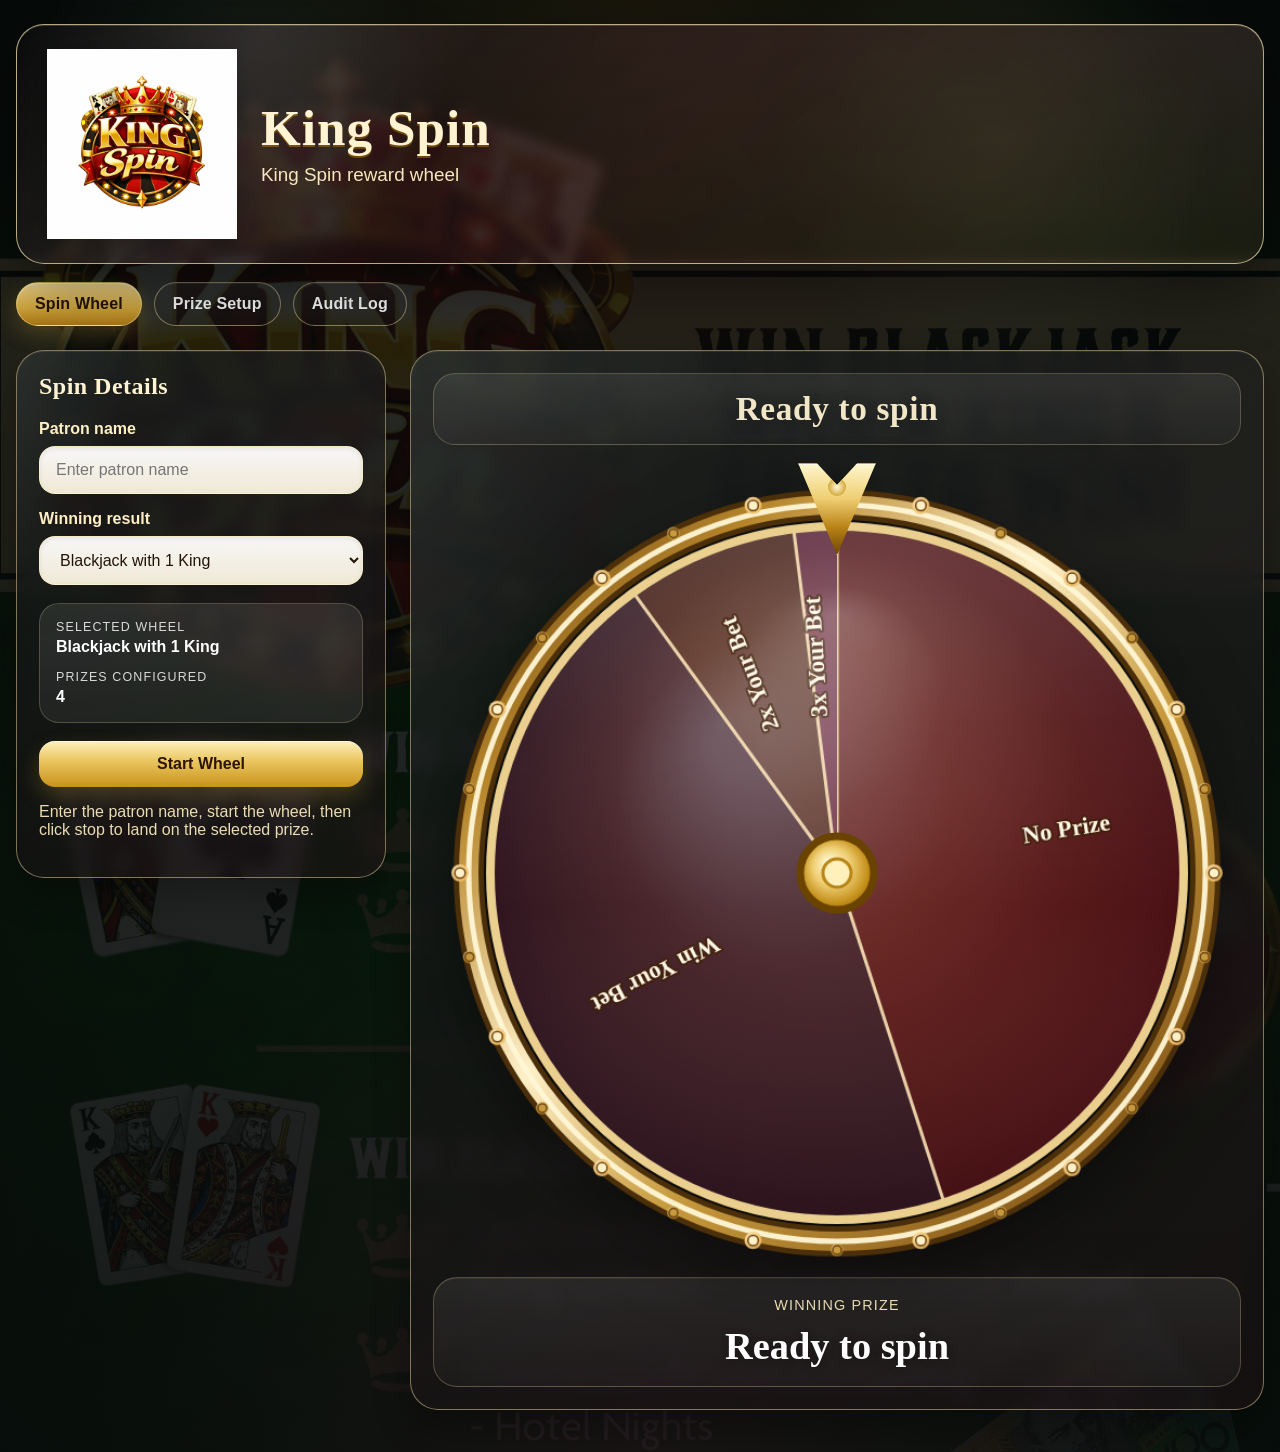
<file: index.html>
<!DOCTYPE html>
<html lang="en">
<head>
  <meta charset="UTF-8" />
  <meta name="viewport" content="width=device-width, initial-scale=1.0" />
  <title>King Spin</title>
  <link rel="stylesheet" href="styles.css" />
</head>
<body data-page="spin">
  <div class="page-shell">
    <header class="hero-card hero-overlay">
      <img src="logo.png" alt="King Spin logo" class="hero-logo" />
      <div class="hero-copy">
        <h1>King Spin</h1>
        <p>King Spin reward wheel</p>
      </div>
    </header>

    <nav class="top-nav">
      <a href="index.html" class="active">Spin Wheel</a>
      <a href="admin.html">Prize Setup</a>
      <a href="audit.html">Audit Log</a>
    </nav>

    <main class="grid-main">
      <section class="panel form-panel">
        <h2>Spin Details</h2>
        <label for="patronName">Patron name</label>
        <input id="patronName" type="text" placeholder="Enter patron name" maxlength="80" />

        <label for="wheelType">Winning result</label>
        <select id="wheelType">
          <option value="singleKing">Blackjack with 1 King</option>
          <option value="doubleKing">Win with 2 Kings</option>
        </select>

        <div class="summary-box">
          <div>
            <span class="summary-label">Selected wheel</span>
            <strong id="selectedWheelLabel">Blackjack with 1 King</strong>
          </div>
          <div>
            <span class="summary-label">Prizes configured</span>
            <strong id="prizeCount">0</strong>
          </div>
        </div>

        <button id="spinButton" class="primary-btn">Start Wheel</button>
        <p class="hint">Enter the patron name, start the wheel, then click stop to land on the selected prize.</p>
      </section>

      <section class="panel wheel-panel">
        <div id="winnerBanner" class="winner-banner" aria-live="polite">Ready to spin</div>
        <div class="wheel-stage">
          <div class="pointer"></div>
          <canvas id="wheelCanvas" width="720" height="720" aria-label="Prize wheel"></canvas>
        </div>
        <div class="result-card">
          <span class="result-label">Winning Prize</span>
          <h3 id="resultText">Ready to spin</h3>
        </div>
      </section>
    </main>
  </div>

  <script src="app.js"></script>
</body>
</html>
</file>
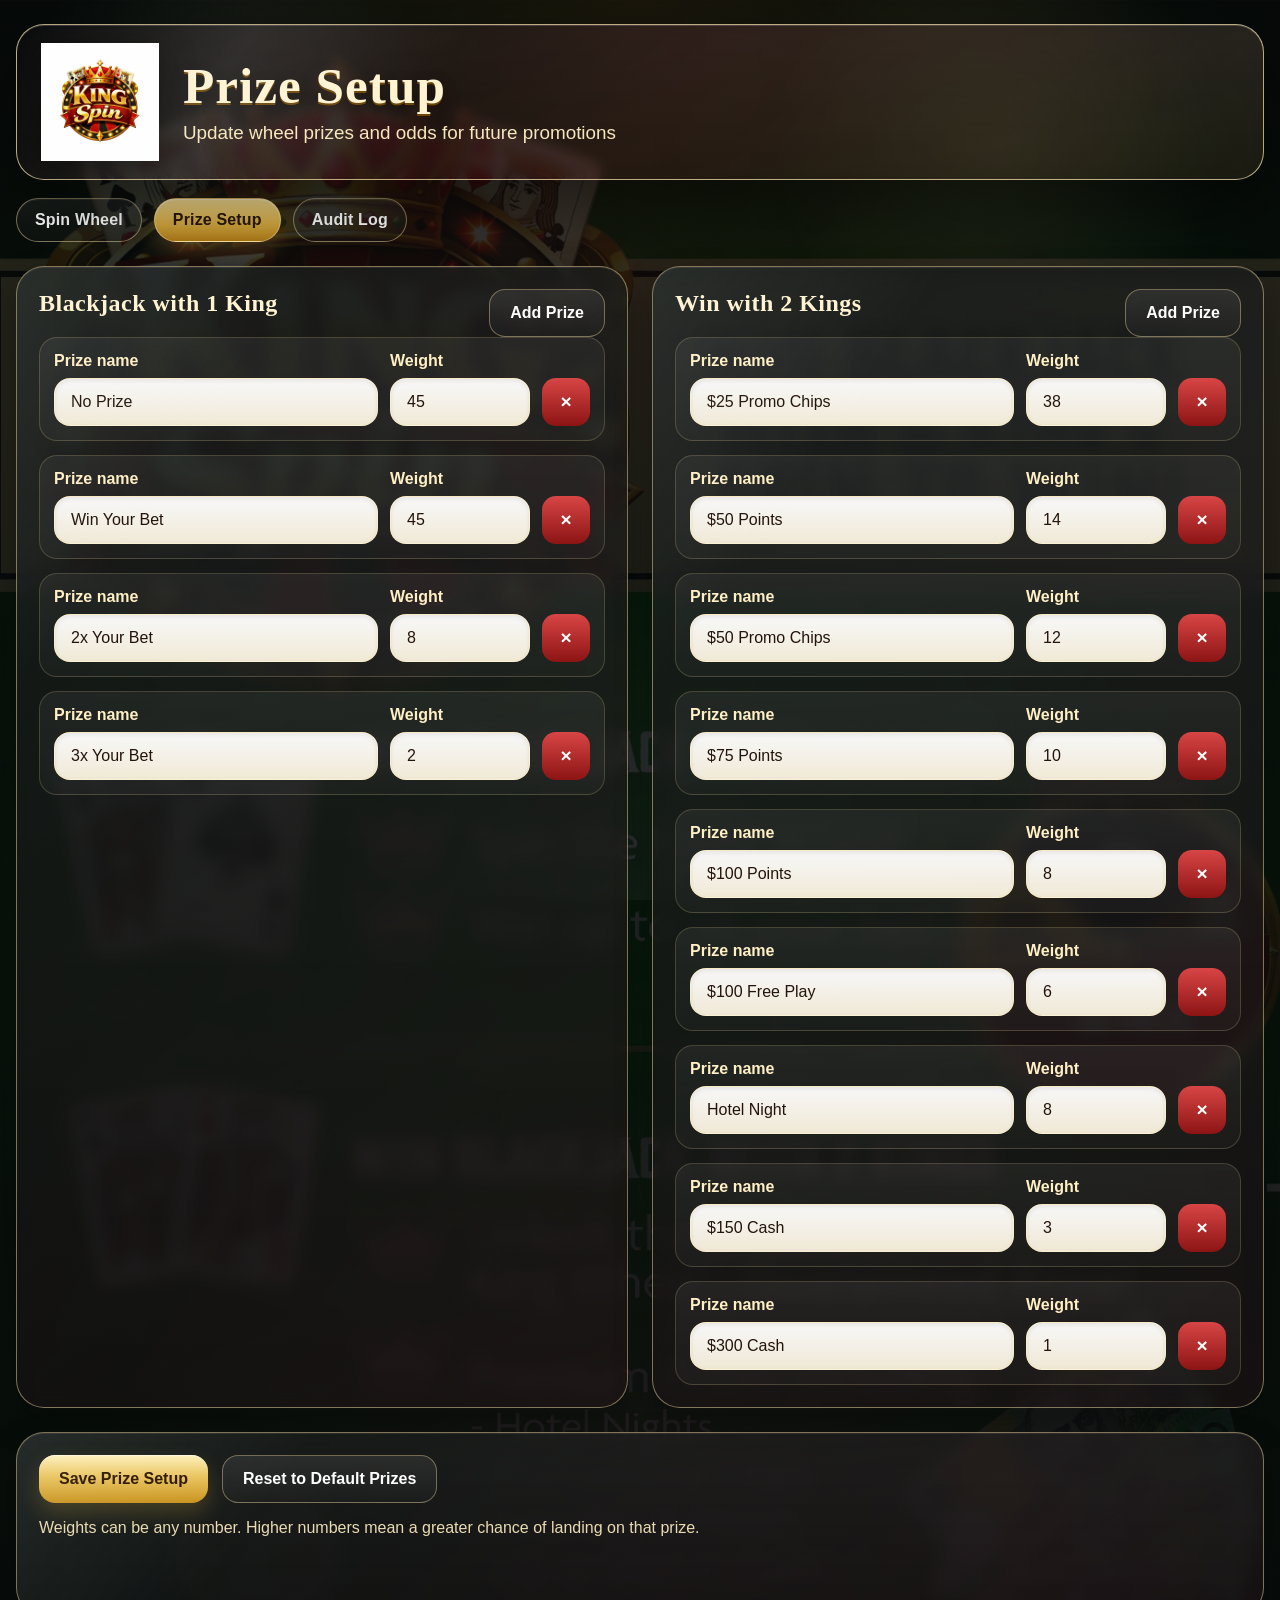
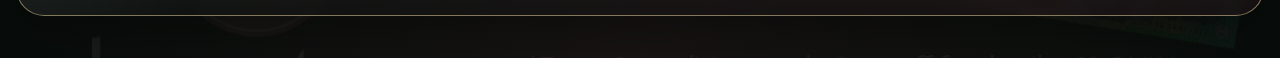
<file: admin.html>
<!DOCTYPE html>
<html lang="en">
<head>
  <meta charset="UTF-8" />
  <meta name="viewport" content="width=device-width, initial-scale=1.0" />
  <title>King Spin - Prize Setup</title>
  <link rel="stylesheet" href="styles.css" />
</head>
<body data-page="admin">
  <div class="page-shell">
    <header class="hero-card compact hero-overlay">
      <img src="logo.png" alt="King Spin logo" class="hero-logo small" />
      <div class="hero-copy">
        <h1>Prize Setup</h1>
        <p>Update wheel prizes and odds for future promotions</p>
      </div>
    </header>

    <nav class="top-nav">
      <a href="index.html">Spin Wheel</a>
      <a href="admin.html" class="active">Prize Setup</a>
      <a href="audit.html">Audit Log</a>
    </nav>

    <main class="admin-grid">
      <section class="panel admin-panel">
        <div class="panel-head">
          <h2>Blackjack with 1 King</h2>
          <button class="secondary-btn" id="addSinglePrize">Add Prize</button>
        </div>
        <div id="singleKingList" class="prize-list"></div>
      </section>

      <section class="panel admin-panel">
        <div class="panel-head">
          <h2>Win with 2 Kings</h2>
          <button class="secondary-btn" id="addDoublePrize">Add Prize</button>
        </div>
        <div id="doubleKingList" class="prize-list"></div>
      </section>
    </main>

    <section class="panel save-panel">
      <div class="save-actions">
        <button class="primary-btn" id="saveConfig">Save Prize Setup</button>
        <button class="secondary-btn" id="resetDefaults">Reset to Default Prizes</button>
      </div>
      <p class="hint">Weights can be any number. Higher numbers mean a greater chance of landing on that prize.</p>
      <p id="saveMessage" class="save-message"></p>
    </section>
  </div>

  <script src="app.js"></script>
</body>
</html>
</file>
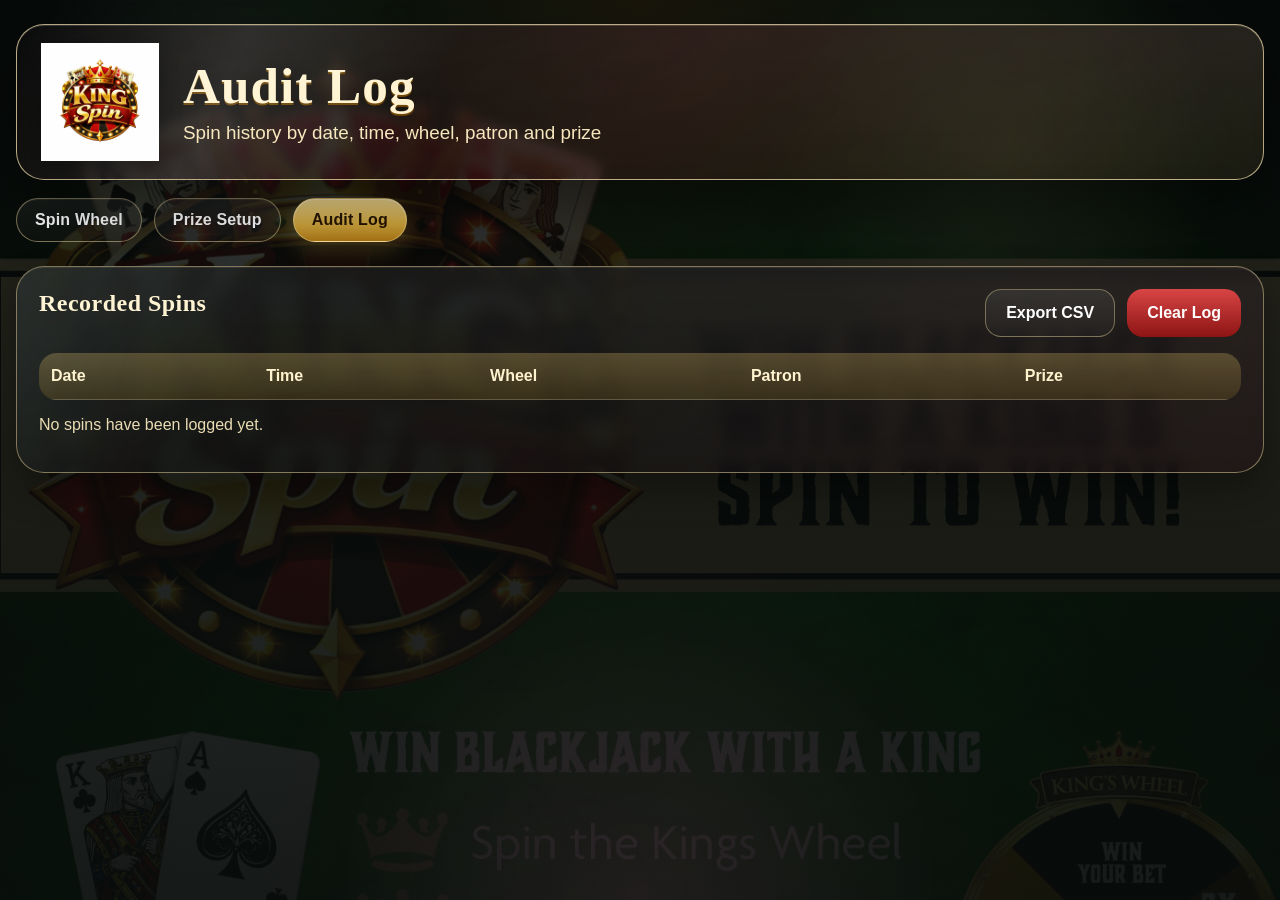
<file: audit.html>
<!DOCTYPE html>
<html lang="en">
<head>
  <meta charset="UTF-8" />
  <meta name="viewport" content="width=device-width, initial-scale=1.0" />
  <title>King Spin - Audit Log</title>
  <link rel="stylesheet" href="styles.css" />
</head>
<body data-page="audit">
  <div class="page-shell">
    <header class="hero-card compact hero-overlay">
      <img src="logo.png" alt="King Spin logo" class="hero-logo small" />
      <div class="hero-copy">
        <h1>Audit Log</h1>
        <p>Spin history by date, time, wheel, patron and prize</p>
      </div>
    </header>

    <nav class="top-nav">
      <a href="index.html">Spin Wheel</a>
      <a href="admin.html">Prize Setup</a>
      <a href="audit.html" class="active">Audit Log</a>
    </nav>

    <section class="panel audit-panel">
      <div class="panel-head audit-actions">
        <h2>Recorded Spins</h2>
        <div class="button-row">
          <button class="secondary-btn" id="exportAudit">Export CSV</button>
          <button class="danger-btn" id="clearAudit">Clear Log</button>
        </div>
      </div>
      <div class="table-wrap">
        <table>
          <thead>
            <tr>
              <th>Date</th>
              <th>Time</th>
              <th>Wheel</th>
              <th>Patron</th>
              <th>Prize</th>
            </tr>
          </thead>
          <tbody id="auditTableBody"></tbody>
        </table>
      </div>
      <p id="auditEmpty" class="hint"></p>
    </section>
  </div>

  <script src="app.js"></script>
</body>
</html>
</file>
<file: styles.css>
:root {
  --panel-dark: rgba(8, 15, 13, 0.84);
  --panel-mid: rgba(31, 11, 17, 0.40);
  --gold-1: #fff3d1;
  --gold-2: #f0d48f;
  --gold-3: #c79a3d;
  --gold-4: #8d631d;
  --cream: #fff7e1;
  --ink: #22140b;
  --shadow-xl: 0 28px 60px rgba(0, 0, 0, 0.42);
  --shadow-lg: 0 18px 36px rgba(0, 0, 0, 0.30);
}

* { box-sizing: border-box; }

html, body {
  margin: 0;
  min-height: 100%;
}

body {
  font-family: Arial, Helvetica, sans-serif;
  color: white;
  min-height: 100vh;
  background:
    radial-gradient(circle at top, rgba(89, 25, 18, 0.22), transparent 30%),
    radial-gradient(circle at bottom, rgba(94, 32, 58, 0.18), transparent 35%),
    linear-gradient(rgba(8, 12, 11, 0.82), rgba(8, 12, 11, 0.94)),
    url('promo-bg.jpg') center top / cover no-repeat fixed;
}

body::before {
  content: "";
  position: fixed;
  inset: 0;
  pointer-events: none;
  background:
    radial-gradient(circle at 18% 10%, rgba(255,255,255,0.05), transparent 15%),
    radial-gradient(circle at 78% 16%, rgba(255,211,138,0.08), transparent 18%),
    radial-gradient(circle at 50% 100%, rgba(255,255,255,0.04), transparent 28%);
  mix-blend-mode: screen;
}

.page-shell {
  width: min(1320px, calc(100% - 32px));
  margin: 0 auto;
  padding: 24px 0 42px;
}

.hero-card {
  position: relative;
  overflow: hidden;
  display: flex;
  align-items: center;
  gap: 24px;
  padding: 24px 30px;
  border-radius: 28px;
  border: 1px solid rgba(255, 234, 180, 0.7);
  background:
    linear-gradient(135deg, rgba(0,0,0,0.56), rgba(69,17,22,0.28) 52%, rgba(199,154,61,0.08)),
    linear-gradient(180deg, rgba(255,255,255,0.08), rgba(255,255,255,0.02));
  box-shadow: var(--shadow-xl), inset 0 1px 0 rgba(255,255,255,0.16);
  backdrop-filter: blur(6px);
}

.hero-card::before {
  content: "";
  position: absolute;
  inset: 0;
  background: linear-gradient(120deg, transparent 0%, rgba(255,255,255,0.10) 18%, transparent 34%);
  pointer-events: none;
}

.hero-card.compact { padding: 18px 24px; }

.hero-logo {
  width: 190px;
  max-width: 34vw;
  filter: drop-shadow(0 10px 18px rgba(0, 0, 0, 0.35));
}
.hero-logo.small { width: 118px; }

.hero-copy h1 {
  margin: 0;
  font-size: clamp(2rem, 4vw, 3.2rem);
  line-height: 1;
  font-family: Georgia, "Times New Roman", serif;
  letter-spacing: 0.02em;
  color: var(--gold-1);
  text-shadow: 0 2px 0 rgba(117,75,5,0.9), 0 8px 18px rgba(0,0,0,0.32);
}

.hero-copy p {
  margin: 10px 0 0;
  font-size: clamp(1rem, 1.8vw, 1.18rem);
  color: #ffefc5;
  opacity: 0.96;
}

.top-nav {
  display: flex;
  gap: 12px;
  flex-wrap: wrap;
  margin: 18px 0 24px;
}

.top-nav a {
  text-decoration: none;
  color: white;
  padding: 12px 18px;
  border-radius: 999px;
  border: 1px solid rgba(255, 232, 168, 0.45);
  background:
    linear-gradient(180deg, rgba(255,255,255,0.08), rgba(255,255,255,0.03)),
    rgba(0, 0, 0, 0.25);
  box-shadow: inset 0 1px 0 rgba(255,255,255,0.08);
  font-weight: 700;
  letter-spacing: 0.01em;
}

.top-nav a.active,
.top-nav a:hover {
  background: linear-gradient(180deg, #f6dc92, #d4a93d 60%, #ab7614);
  color: #261400;
  box-shadow: 0 8px 22px rgba(212, 169, 61, 0.25), inset 0 1px 0 rgba(255,255,255,0.4);
}

.grid-main {
  display: grid;
  grid-template-columns: 370px 1fr;
  gap: 24px;
  align-items: start;
}

.panel {
  position: relative;
  overflow: hidden;
  background:
    linear-gradient(180deg, rgba(255,255,255,0.05), rgba(255,255,255,0.015)),
    linear-gradient(145deg, var(--panel-dark), var(--panel-mid));
  border: 1px solid rgba(255, 232, 168, 0.46);
  border-radius: 28px;
  box-shadow: var(--shadow-lg), inset 0 1px 0 rgba(255,255,255,0.08);
  backdrop-filter: blur(8px);
  padding: 22px;
}

.panel::before {
  content: "";
  position: absolute;
  inset: 0;
  pointer-events: none;
  background: linear-gradient(125deg, rgba(255,255,255,0.08), transparent 22%);
}

.panel h2 {
  margin-top: 0;
  color: var(--gold-1);
  font-family: Georgia, "Times New Roman", serif;
  letter-spacing: 0.02em;
}

label {
  display: block;
  margin: 16px 0 8px;
  font-weight: 700;
  color: #ffefc5;
}

input, select {
  width: 100%;
  border-radius: 16px;
  border: 1px solid rgba(255, 232, 168, 0.45);
  background: linear-gradient(180deg, rgba(255,255,255,0.97), rgba(249,242,222,0.96));
  color: var(--ink);
  padding: 14px 16px;
  font-size: 1rem;
  box-shadow: inset 0 2px 4px rgba(0,0,0,0.08);
}

input:focus, select:focus {
  outline: 2px solid rgba(242,207,118,0.55);
  outline-offset: 2px;
}

button {
  border: 0;
  cursor: pointer;
  transition: transform 0.15s ease, filter 0.15s ease, box-shadow 0.15s ease;
}

button:hover {
  filter: brightness(1.05);
  box-shadow: 0 10px 24px rgba(0,0,0,0.22);
}

button:active { transform: translateY(1px) scale(0.995); }

.primary-btn,
.secondary-btn,
.danger-btn {
  padding: 14px 20px;
  border-radius: 16px;
  font-weight: 800;
  font-size: 1rem;
}

.primary-btn {
  width: 100%;
  margin-top: 18px;
  color: #2c1500;
  background: linear-gradient(180deg, #fff0bc 0%, #e9c45d 45%, #c8921c 100%);
  box-shadow: 0 10px 22px rgba(212,169,61,0.24), inset 0 1px 0 rgba(255,255,255,0.48);
}

.secondary-btn {
  color: white;
  border: 1px solid rgba(255,232,168,0.38);
  background: linear-gradient(180deg, rgba(255,255,255,0.10), rgba(255,255,255,0.04)), rgba(0,0,0,0.18);
}

.danger-btn {
  background: linear-gradient(180deg, #d84545, #8d1414);
  color: white;
}

.hint {
  color: #f7e8bd;
  opacity: 0.94;
}

.summary-box {
  margin-top: 18px;
  display: grid;
  gap: 14px;
  padding: 16px;
  border-radius: 20px;
  background: linear-gradient(180deg, rgba(255,255,255,0.07), rgba(255,255,255,0.03)), rgba(255,255,255,0.03);
  border: 1px solid rgba(255,232,168,0.20);
}

.summary-label {
  display: block;
  font-size: 0.78rem;
  text-transform: uppercase;
  letter-spacing: 0.09em;
  opacity: 0.82;
  margin-bottom: 4px;
}

.wheel-panel {
  min-height: 860px;
  display: flex;
  flex-direction: column;
  align-items: center;
  justify-content: space-between;
}

.winner-banner {
  width: 100%;
  margin-bottom: 10px;
  min-height: 72px;
  display: grid;
  place-items: center;
  text-align: center;
  padding: 14px 20px;
  border-radius: 22px;
  border: 1px solid rgba(255,232,168,0.24);
  background: linear-gradient(180deg, rgba(255,255,255,0.09), rgba(255,255,255,0.03));
  color: var(--gold-1);
  font-family: Georgia, "Times New Roman", serif;
  font-weight: 700;
  font-size: clamp(1.3rem, 2.6vw, 2.5rem);
  letter-spacing: 0.02em;
  text-shadow: 0 2px 14px rgba(0,0,0,0.28);
  opacity: 0.94;
}

.winner-banner.show {
  animation: winPulse 1s ease-in-out 0s 5;
}

@keyframes winPulse {
  0%, 100% {
    transform: scale(1);
    box-shadow: 0 0 0 rgba(255,216,131,0.0), inset 0 1px 0 rgba(255,255,255,0.06);
  }
  50% {
    transform: scale(1.03);
    box-shadow: 0 0 32px rgba(255,216,131,0.28), inset 0 1px 0 rgba(255,255,255,0.18);
  }
}

.wheel-stage {
  position: relative;
  width: min(100%, 780px);
  aspect-ratio: 1 / 1;
  display: grid;
  place-items: center;
  padding-top: 28px;
}

.wheel-stage::before {
  content: "";
  position: absolute;
  inset: 8% 8%;
  border-radius: 50%;
  background: radial-gradient(circle, rgba(255,255,255,0.05), transparent 65%);
  filter: blur(8px);
  pointer-events: none;
}

#wheelCanvas {
  width: 100%;
  height: auto;
  filter: drop-shadow(0 24px 36px rgba(0,0,0,0.42));
}

.pointer {
  position: absolute;
  top: 8px;
  left: 50%;
  transform: translateX(-50%);
  width: 78px;
  height: 92px;
  z-index: 3;
  clip-path: polygon(50% 100%, 100% 0, 76% 0, 50% 24%, 24% 0, 0 0);
  background: linear-gradient(180deg, #fff6cf 0%, #efcf74 38%, #ba8417 70%, #714600 100%);
  box-shadow: 0 10px 20px rgba(0,0,0,0.28), inset 0 1px 0 rgba(255,255,255,0.45);
  border: 1px solid rgba(255,240,188,0.55);
}

.pointer::after {
  content: "";
  position: absolute;
  left: 50%;
  top: 14px;
  transform: translateX(-50%);
  width: 18px;
  height: 18px;
  border-radius: 50%;
  background: radial-gradient(circle, #fff8d8 0%, #d4a93d 70%, #8b5d08 100%);
  box-shadow: 0 0 18px rgba(255,225,125,0.35);
}

.result-card {
  width: 100%;
  margin-top: 14px;
  text-align: center;
  background: linear-gradient(180deg, rgba(255,255,255,0.08), rgba(255,255,255,0.03));
  border-radius: 24px;
  padding: 18px;
  border: 1px solid rgba(255,232,168,0.24);
  box-shadow: inset 0 1px 0 rgba(255,255,255,0.06);
}

.result-label {
  font-size: 0.9rem;
  letter-spacing: 0.08em;
  text-transform: uppercase;
  color: #fff0c1;
}

#resultText {
  margin: 10px 0 0;
  font-size: clamp(1.8rem, 3vw, 2.75rem);
  color: white;
  font-family: Georgia, "Times New Roman", serif;
  text-shadow: 0 2px 10px rgba(0,0,0,0.28);
}

.admin-grid {
  display: grid;
  grid-template-columns: 1fr 1fr;
  gap: 24px;
}

.panel-head {
  display: flex;
  align-items: center;
  justify-content: space-between;
  gap: 12px;
}

.prize-list { display: grid; gap: 14px; }

.prize-row {
  display: grid;
  grid-template-columns: 1fr 140px 48px;
  gap: 12px;
  align-items: end;
  padding: 14px;
  border-radius: 18px;
  background: linear-gradient(180deg, rgba(255,255,255,0.06), rgba(255,255,255,0.03));
  border: 1px solid rgba(255,232,168,0.18);
}

.prize-row label { margin-top: 0; }

.remove-btn {
  height: 48px;
  border-radius: 14px;
  background: linear-gradient(180deg, #d84545, #8d1414);
  color: white;
  font-size: 1.2rem;
  font-weight: 800;
}

.save-panel { margin-top: 24px; }

.save-actions {
  display: flex;
  gap: 14px;
  flex-wrap: wrap;
}

.save-actions .primary-btn { width: auto; margin-top: 0; }

.save-message {
  min-height: 24px;
  color: #fff3cf;
  font-weight: 700;
}

.audit-actions { align-items: center; }

.button-row {
  display: flex;
  gap: 12px;
  flex-wrap: wrap;
}

.table-wrap {
  overflow-x: auto;
  margin-top: 16px;
}

table {
  width: 100%;
  border-collapse: collapse;
  background: rgba(0,0,0,0.16);
  border-radius: 18px;
  overflow: hidden;
}

th, td {
  text-align: left;
  padding: 14px 12px;
  border-bottom: 1px solid rgba(255,255,255,0.10);
}

th {
  background: linear-gradient(180deg, rgba(242,207,118,0.28), rgba(212,169,61,0.18));
  color: #fff3cf;
}

tr:last-child td { border-bottom: 0; }

@media (max-width: 980px) {
  .grid-main,
  .admin-grid {
    grid-template-columns: 1fr;
  }
  .wheel-panel { min-height: auto; }
}

@media (max-width: 640px) {
  .page-shell { width: min(100% - 20px, 1320px); }
  .hero-card { flex-direction: column; text-align: center; }
  .prize-row { grid-template-columns: 1fr; }
  .remove-btn { width: 100%; }
  .save-actions, .button-row { flex-direction: column; }
  .save-actions .primary-btn, .secondary-btn, .danger-btn { width: 100%; }
  .pointer { width: 64px; height: 76px; }
  .winner-banner { min-height: 64px; }
}
</file>
